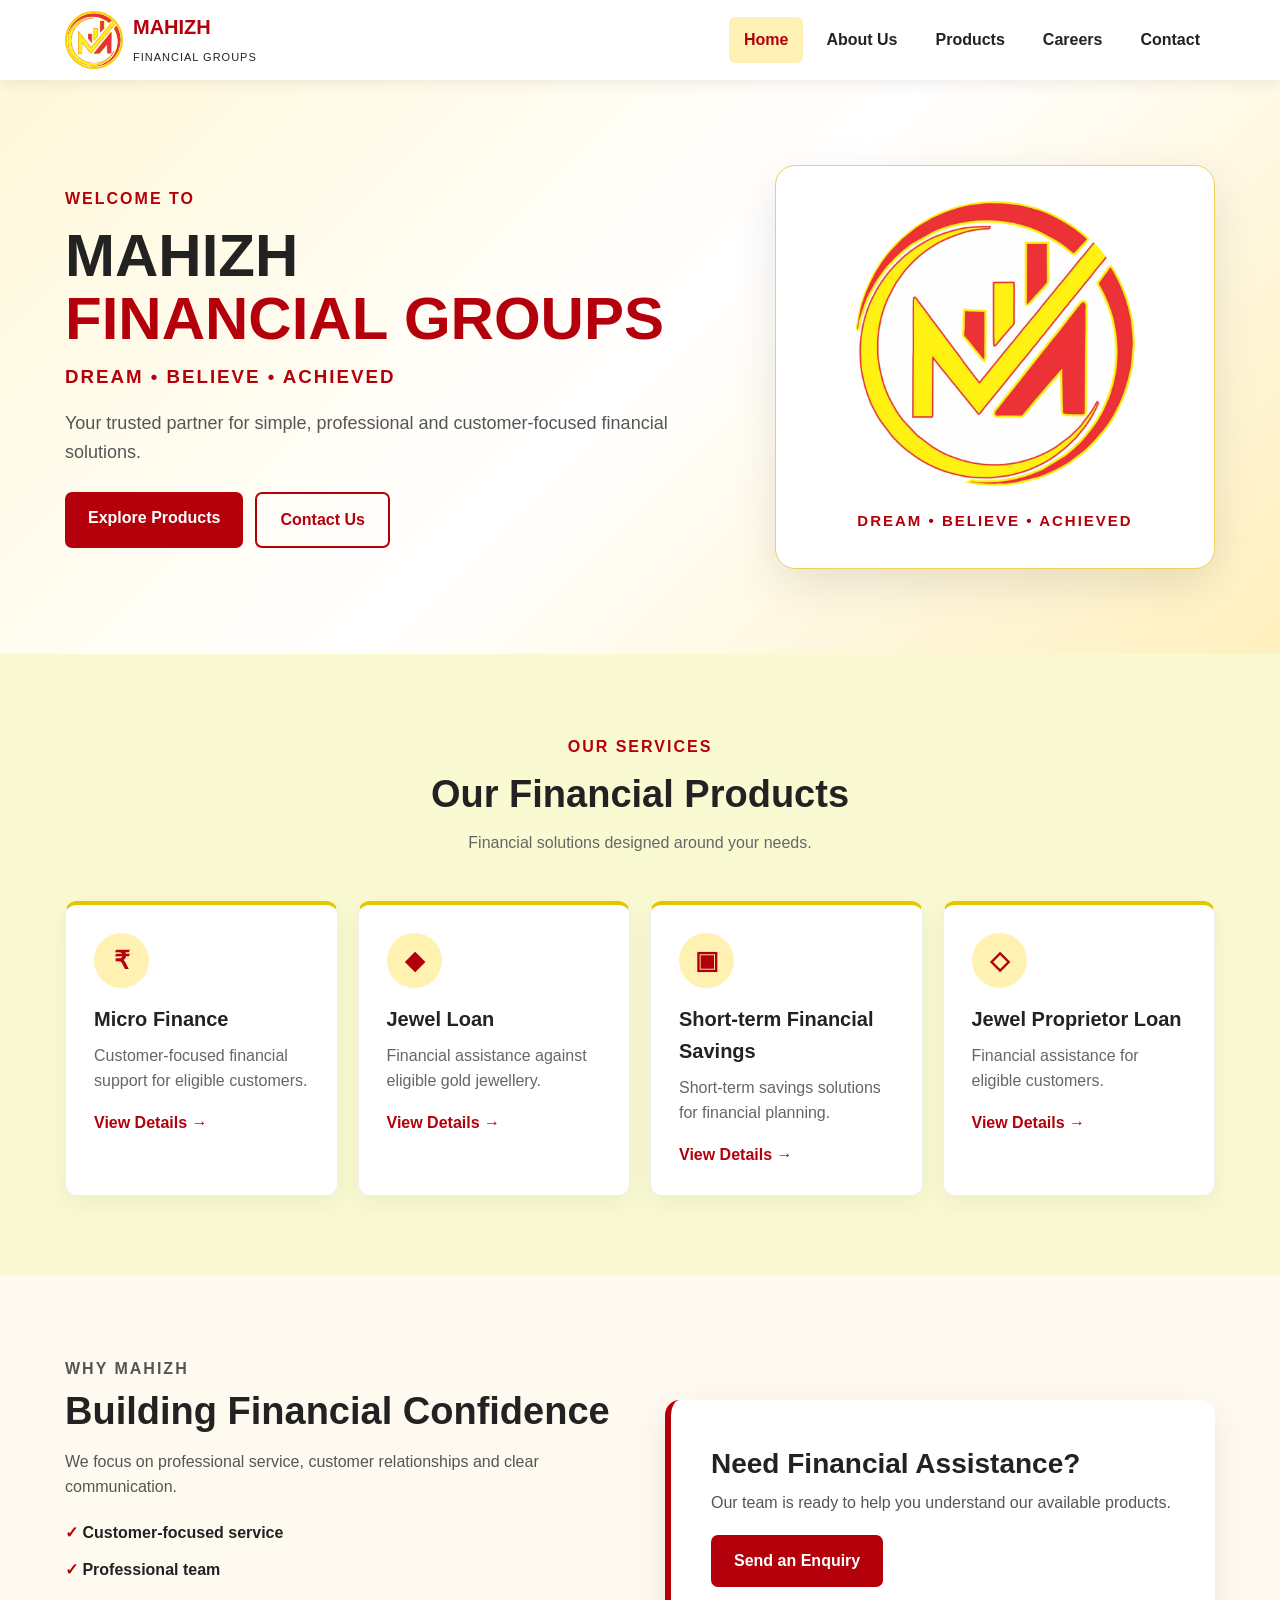
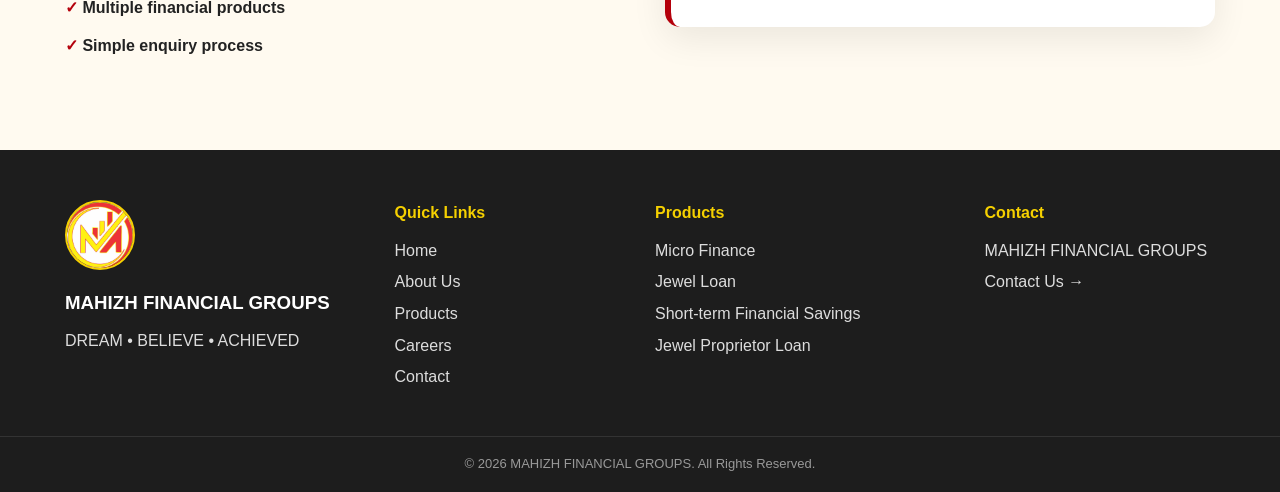
<file: index.html>
<!DOCTYPE html>
<html lang="en">

<head>
    <meta charset="UTF-8">
    <meta name="viewport" content="width=device-width, initial-scale=1.0">

    <title>MAHIZH FINANCIAL GROUPS</title>

    <link rel="stylesheet" href="common.css">
    <link rel="stylesheet" href="home.css">
</head>

<body>

    <!-- ================= HEADER ================= -->

    <header class="header">

        <div class="container navbar">

            <a href="index.html" class="logo-area">

                <img src="images/img.jpeg" alt="Mahizh Financial Groups Logo">

                <div>
                    <h2>MAHIZH</h2>
                    <span>FINANCIAL GROUPS</span>
                </div>

            </a>

            <button id="menuBtn" class="menu-btn">
                ☰
            </button>

            <nav id="navMenu">

                <a class="active" href="index.html">
                    Home
                </a>

                <a href="about.html">
                    About Us
                </a>

                <a href="products.html">
                    Products
                </a>

                <a href="careers.html">
                    Careers
                </a>

                <a href="contact.html">
                    Contact
                </a>

            </nav>

        </div>

    </header>


    <!-- ================= HERO ================= -->

    <section class="hero">

        <div class="container hero-content">

            <div class="hero-text">

                <p class="small-title">
                    WELCOME TO
                </p>

                <h1>
                    MAHIZH
                    <span>FINANCIAL GROUPS</span>
                </h1>

                <h3>
                    DREAM • BELIEVE • ACHIEVED
                </h3>

                <p>
                    Your trusted partner for simple,
                    professional and customer-focused
                    financial solutions.
                </p>

                <div class="hero-buttons">

                    <a href="products.html" class="btn primary">
                        Explore Products
                    </a>

                    <a href="contact.html" class="btn secondary">
                        Contact Us
                    </a>

                </div>

            </div>


            <div class="hero-logo">

                <img
                    src="images/img.jpeg"
                    alt="Mahizh Financial Groups">

                <h3>
                    DREAM • BELIEVE • ACHIEVED
                </h3>

            </div>

        </div>

    </section>


    <!-- ================= PRODUCTS ================= -->

    <section class="section">

        <div class="container">

            <div class="section-title">

                <p>OUR SERVICES</p>

                <h2>
                    Our Financial Products
                </h2>

                <span>
                    Financial solutions designed
                    around your needs.
                </span>

            </div>


            <div class="product-grid">


                <div class="product-card">

                    <div class="product-icon">
                        ₹
                    </div>

                    <h3>
                        Micro Finance
                    </h3>

                    <p>
                        Customer-focused financial
                        support for eligible customers.
                    </p>

                    <a href="products.html">
                        View Details →
                    </a>

                </div>


                <div class="product-card">

                    <div class="product-icon">
                        ◆
                    </div>

                    <h3>
                        Jewel Loan
                    </h3>

                    <p>
                        Financial assistance against
                        eligible gold jewellery.
                    </p>

                    <a href="products.html">
                        View Details →
                    </a>

                </div>


                <div class="product-card">

                    <div class="product-icon">
                        ▣
                    </div>

                    <h3>
                        Short-term Financial Savings
                    </h3>

                    <p>
                        Short-term savings solutions
                        for financial planning.
                    </p>

                    <a href="products.html">
                        View Details →
                    </a>

                </div>


                <div class="product-card">

                    <div class="product-icon">
                        ◇
                    </div>

                    <h3>
                        Jewel Proprietor Loan
                    </h3>

                    <p>
                        Financial assistance for
                        eligible customers.
                    </p>

                    <a href="products.html">
                        View Details →
                    </a>

                </div>

            </div>

        </div>

    </section>


    <!-- ================= WHY US ================= -->

    <section class="why-section">

        <div class="container why-grid">

            <div>

                <p class="small-title">
                    WHY MAHIZH
                </p>

                <h2>
                    Building Financial Confidence
                </h2>

                <p>
                    We focus on professional service,
                    customer relationships and clear
                    communication.
                </p>

                <ul>

                    <li>
                        ✓ Customer-focused service
                    </li>

                    <li>
                        ✓ Professional team
                    </li>

                    <li>
                        ✓ Multiple financial products
                    </li>

                    <li>
                        ✓ Simple enquiry process
                    </li>

                </ul>

            </div>


            <div class="contact-box">

                <h2>
                    Need Financial Assistance?
                </h2>

                <p>
                    Our team is ready to help you
                    understand our available products.
                </p>

                <a href="contact.html"
                   class="btn primary">

                    Send an Enquiry

                </a>

            </div>

        </div>

    </section>

        </div>

    </div>

</section>


    <!-- ================= FOOTER ================= -->

    <footer class="footer">

        <div class="container footer-grid">

            <div>

                <img
                    src="images/img.jpeg"
                    class="footer-logo"
                    alt="Logo">

                <h3>
                    MAHIZH FINANCIAL GROUPS
                </h3>

                <p>
                    DREAM • BELIEVE • ACHIEVED
                </p>

            </div>


            <div>

                <h4>
                    Quick Links
                </h4>

                <a href="index.html">
                    Home
                </a>

                <a href="about.html">
                    About Us
                </a>

                <a href="products.html">
                    Products
                </a>

                <a href="careers.html">
                    Careers
                </a>

                <a href="contact.html">
                    Contact
                </a>

            </div>


            <div>

                <h4>
                    Products
                </h4>

                <a href="products.html">
                    Micro Finance
                </a>

                <a href="products.html">
                    Jewel Loan
                </a>

                <a href="products.html">
                    Short-term Financial Savings
                </a>

                <a href="products.html">
                    Jewel Proprietor Loan
                </a>

            </div>


            <div>

                <h4>
                    Contact
                </h4>

                <p>
                    MAHIZH FINANCIAL GROUPS
                </p>

                <a href="contact.html">
                    Contact Us →
                </a>

            </div>

        </div>


        <div class="copyright">

            © <span id="year"></span>
            MAHIZH FINANCIAL GROUPS.
            All Rights Reserved.

        </div>

    </footer>


    <script src="common.js"></script>

</body>

</html>
</file>
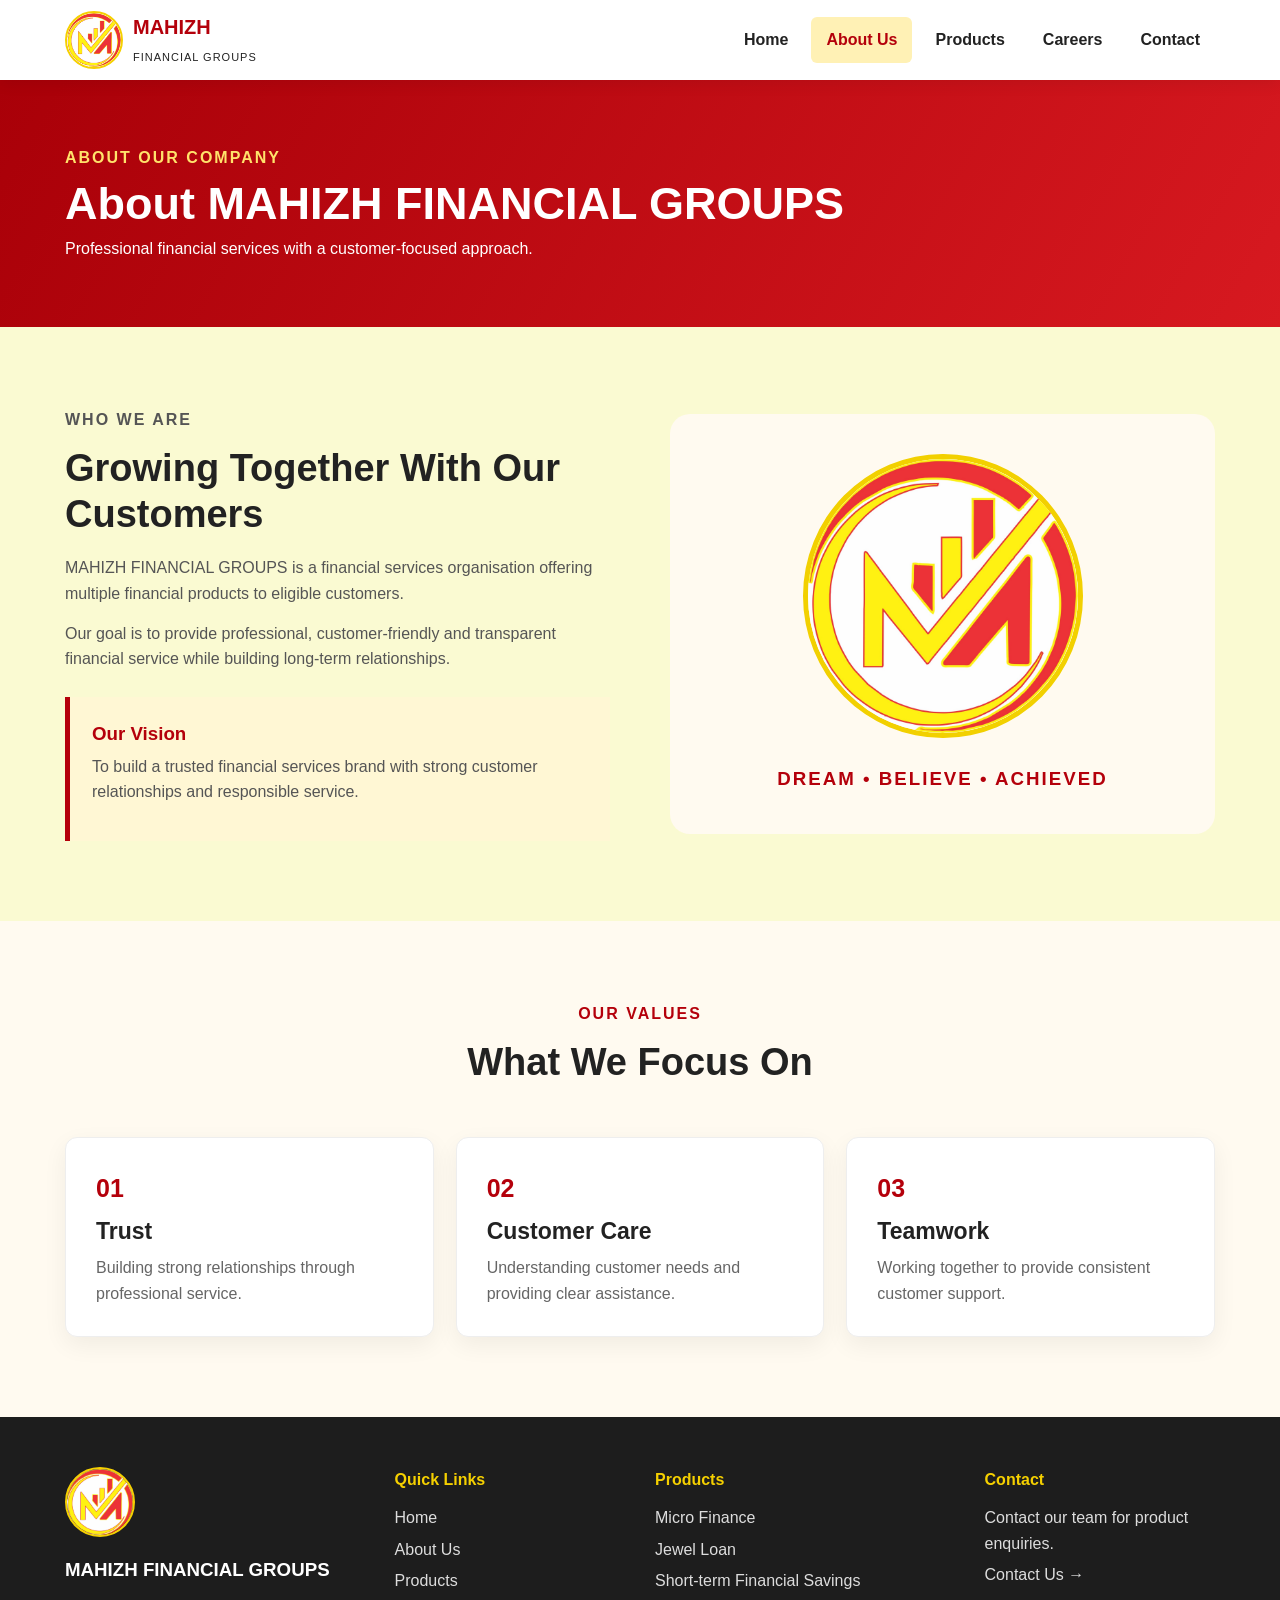
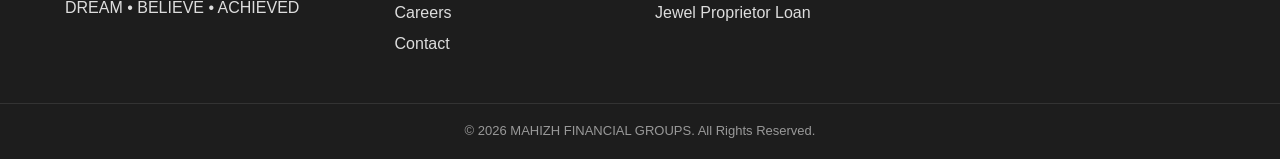
<file: about.html>
<!DOCTYPE html>
<html lang="en">

<head>
    <meta charset="UTF-8">
    <meta name="viewport" content="width=device-width, initial-scale=1.0">

    <title>About Us | MAHIZH FINANCIAL GROUPS</title>

    <link rel="stylesheet" href="common.css">
    <link rel="stylesheet" href="about.css">
</head>

<body>

    <!-- HEADER -->

    <header class="header">

        <div class="container navbar">

            <a href="index.html" class="logo-area">

                <img src="images/img.jpeg" alt="MAHIZH Logo">

                <div>
                    <h2>MAHIZH</h2>
                    <span>FINANCIAL GROUPS</span>
                </div>

            </a>

            <button id="menuBtn" class="menu-btn">
                ☰
            </button>

            <nav id="navMenu">

                <a href="index.html">Home</a>

                <a class="active" href="about.html">
                    About Us
                </a>

                <a href="products.html">
                    Products
                </a>

                <a href="careers.html">
                    Careers
                </a>

                <a href="contact.html">
                    Contact
                </a>

            </nav>

        </div>

    </header>


    <!-- PAGE BANNER -->

    <section class="page-banner">

        <div class="container">

            <p>ABOUT OUR COMPANY</p>

            <h1>
                About MAHIZH FINANCIAL GROUPS
            </h1>

            <span>
                Professional financial services
                with a customer-focused approach.
            </span>

        </div>

    </section>


    <!-- ABOUT -->

    <section class="section">

        <div class="container about-grid">

            <div>

                <p class="small-title">
                    WHO WE ARE
                </p>

                <h2>
                    Growing Together With Our Customers
                </h2>

                <p>
                    MAHIZH FINANCIAL GROUPS is a
                    financial services organisation
                    offering multiple financial
                    products to eligible customers.
                </p>

                <p>
                    Our goal is to provide professional,
                    customer-friendly and transparent
                    financial service while building
                    long-term relationships.
                </p>

                <div class="vision">

                    <h3>
                        Our Vision
                    </h3>

                    <p>
                        To build a trusted financial
                        services brand with strong
                        customer relationships and
                        responsible service.
                    </p>

                </div>

            </div>


            <div class="about-logo">

                <img
                    src="images/img.jpeg"
                    alt="MAHIZH FINANCIAL GROUPS">

                <h3>
                    DREAM • BELIEVE • ACHIEVED
                </h3>

            </div>

        </div>

    </section>


    <!-- VALUES -->

    <section class="values-section">

        <div class="container">

            <div class="section-title">

                <p>OUR VALUES</p>

                <h2>
                    What We Focus On
                </h2>

            </div>


            <div class="value-grid">

                <div class="value-card">

                    <span>01</span>

                    <h3>
                        Trust
                    </h3>

                    <p>
                        Building strong relationships
                        through professional service.
                    </p>

                </div>


                <div class="value-card">

                    <span>02</span>

                    <h3>
                        Customer Care
                    </h3>

                    <p>
                        Understanding customer needs
                        and providing clear assistance.
                    </p>

                </div>


                <div class="value-card">

                    <span>03</span>

                    <h3>
                        Teamwork
                    </h3>

                    <p>
                        Working together to provide
                        consistent customer support.
                    </p>

                </div>

            </div>

        </div>

    </section>


    <!-- FOOTER -->

    <footer class="footer">

        <div class="container footer-grid">

            <div>

                <img
                    src="images/img.jpeg"
                    class="footer-logo"
                    alt="Logo">

                <h3>
                    MAHIZH FINANCIAL GROUPS
                </h3>

                <p>
                    DREAM • BELIEVE • ACHIEVED
                </p>

            </div>


            <div>

                <h4>Quick Links</h4>

                <a href="index.html">Home</a>

                <a href="about.html">About Us</a>

                <a href="products.html">Products</a>

                <a href="careers.html">Careers</a>

                <a href="contact.html">Contact</a>

            </div>


            <div>

                <h4>Products</h4>

                <a href="products.html">
                    Micro Finance
                </a>

                <a href="products.html">
                    Jewel Loan
                </a>

                <a href="products.html">
                    Short-term Financial Savings
                </a>

                <a href="products.html">
                    Jewel Proprietor Loan
                </a>

            </div>


            <div>

                <h4>Contact</h4>

                <p>
                    Contact our team for
                    product enquiries.
                </p>

                <a href="contact.html">
                    Contact Us →
                </a>

            </div>

        </div>


        <div class="copyright">

            © <span id="year"></span>
            MAHIZH FINANCIAL GROUPS.
            All Rights Reserved.

        </div>

    </footer>


    <script src="common.js"></script>

</body>

</html>
</file>
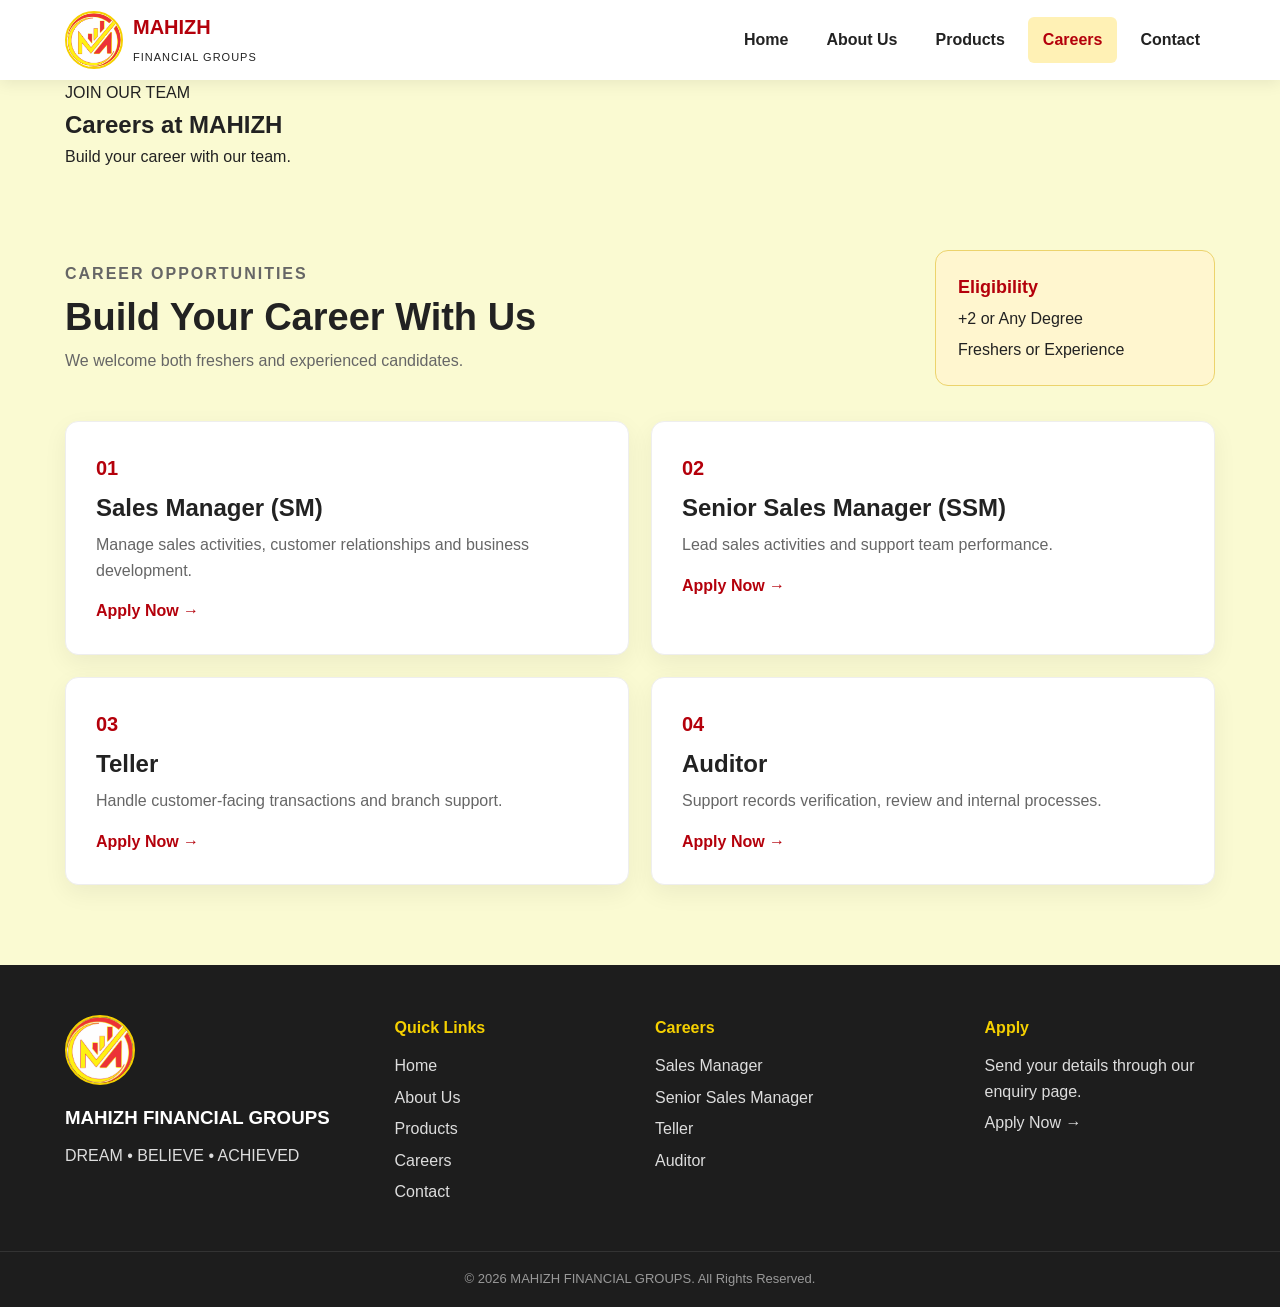
<file: careers.html>
<!DOCTYPE html>
<html lang="en">

<head>

    <meta charset="UTF-8">

    <meta name="viewport"
          content="width=device-width, initial-scale=1.0">

    <title>
        Careers | MAHIZH FINANCIAL GROUPS
    </title>

    <link rel="stylesheet"
          href="common.css">

    <link rel="stylesheet"
          href="careers.css">

</head>

<body>

<header class="header">

    <div class="container navbar">

        <a href="index.html"
           class="logo-area">

            <img src="images/img.jpeg">

            <div>
                <h2>MAHIZH</h2>
                <span>FINANCIAL GROUPS</span>
            </div>

        </a>

        <button id="menuBtn"
                class="menu-btn">
            ☰
        </button>

        <nav id="navMenu">

            <a href="index.html">
                Home
            </a>

            <a href="about.html">
                About Us
            </a>

            <a href="products.html">
                Products
            </a>

            <a class="active"
               href="careers.html">
                Careers
            </a>

            <a href="contact.html">
                Contact
            </a>

        </nav>

    </div>

</header>


<section class="page-banner">

    <div class="container">

        <p>JOIN OUR TEAM</p>

        <h1>
            Careers at MAHIZH
        </h1>

        <span>
            Build your career with our team.
        </span>

    </div>

</section>


<section class="section">

    <div class="container">

        <div class="career-intro">

            <div>

                <p class="small-title">
                    CAREER OPPORTUNITIES
                </p>

                <h2>
                    Build Your Career With Us
                </h2>

                <p>
                    We welcome both freshers and
                    experienced candidates.
                </p>

            </div>


            <div class="eligibility">

                <strong>
                    Eligibility
                </strong>

                <span>
                    +2 or Any Degree
                </span>

                <span>
                    Freshers or Experience
                </span>

            </div>

        </div>


        <div class="jobs">


            <div class="job-card">

                <span>01</span>

                <h3>
                    Sales Manager (SM)
                </h3>

                <p>
                    Manage sales activities,
                    customer relationships and
                    business development.
                </p>

                <a href="contact.html">
                    Apply Now →
                </a>

            </div>


            <div class="job-card">

                <span>02</span>

                <h3>
                    Senior Sales Manager (SSM)
                </h3>

                <p>
                    Lead sales activities and
                    support team performance.
                </p>

                <a href="contact.html">
                    Apply Now →
                </a>

            </div>


            <div class="job-card">

                <span>03</span>

                <h3>
                    Teller
                </h3>

                <p>
                    Handle customer-facing
                    transactions and branch support.
                </p>

                <a href="contact.html">
                    Apply Now →
                </a>

            </div>


            <div class="job-card">

                <span>04</span>

                <h3>
                    Auditor
                </h3>

                <p>
                    Support records verification,
                    review and internal processes.
                </p>

                <a href="contact.html">
                    Apply Now →
                </a>

            </div>


        </div>

    </div>

</section>


<footer class="footer">

    <div class="container footer-grid">

        <div>

            <img src="images/img.jpeg"
                 class="footer-logo">

            <h3>
                MAHIZH FINANCIAL GROUPS
            </h3>

            <p>
                DREAM • BELIEVE • ACHIEVED
            </p>

        </div>

        <div>

            <h4>Quick Links</h4>

            <a href="index.html">Home</a>

            <a href="about.html">About Us</a>

            <a href="products.html">Products</a>

            <a href="careers.html">Careers</a>

            <a href="contact.html">Contact</a>

        </div>

        <div>

            <h4>Careers</h4>

            <a href="careers.html">
                Sales Manager
            </a>

            <a href="careers.html">
                Senior Sales Manager
            </a>

            <a href="careers.html">
                Teller
            </a>

            <a href="careers.html">
                Auditor
            </a>

        </div>

        <div>

            <h4>Apply</h4>

            <p>
                Send your details through
                our enquiry page.
            </p>

            <a href="contact.html">
                Apply Now →
            </a>

        </div>

    </div>


    <div class="copyright">

        © <span id="year"></span>
        MAHIZH FINANCIAL GROUPS.
        All Rights Reserved.

    </div>

</footer>


<script src="common.js"></script>

</body>

</html>
</file>
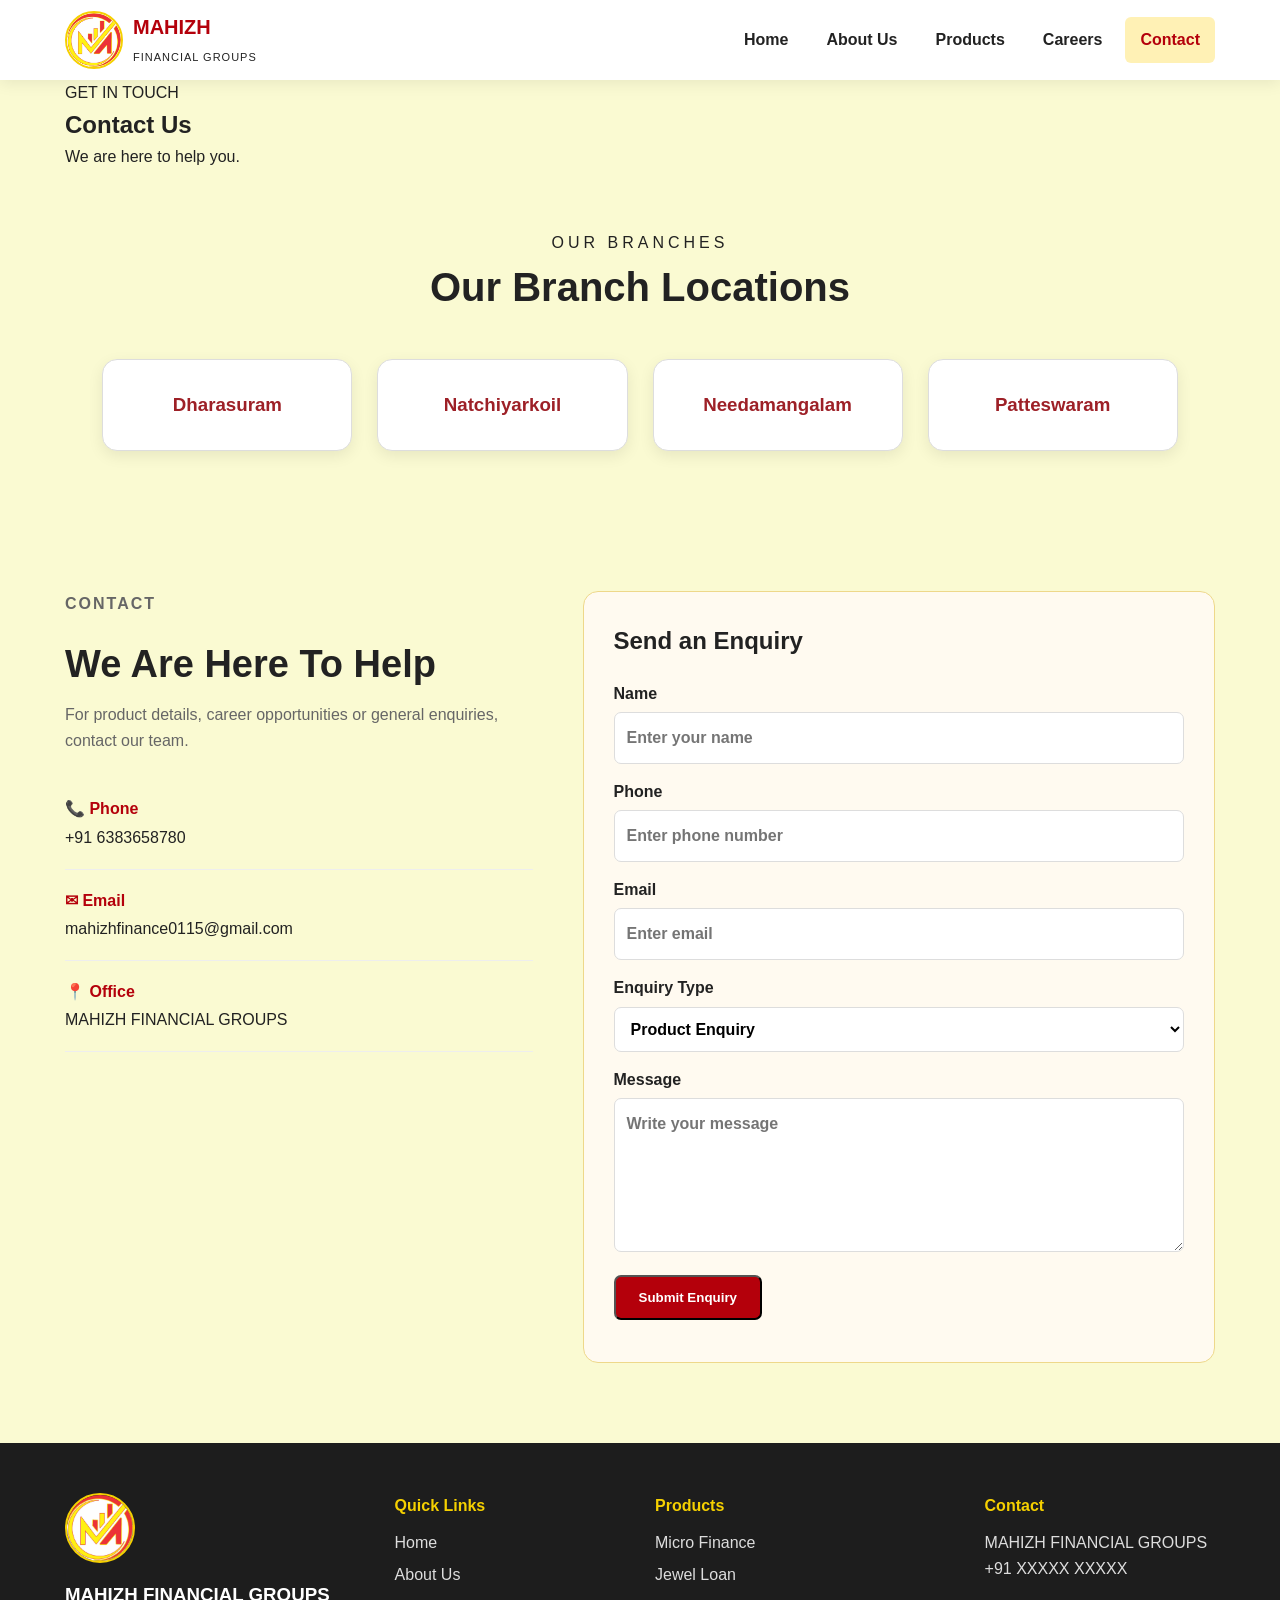
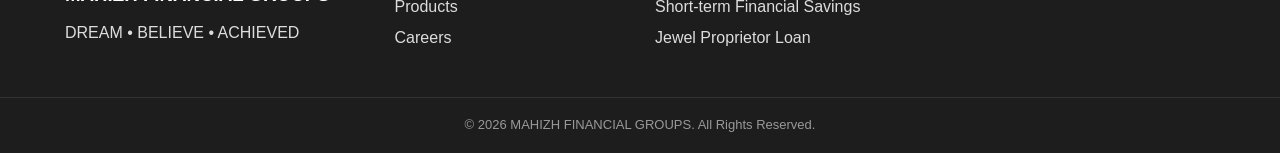
<file: contact.html>
<!DOCTYPE html>
<html lang="en">

<head>

    <meta charset="UTF-8">

    <meta name="viewport"
          content="width=device-width, initial-scale=1.0">

    <title>
        Contact | MAHIZH FINANCIAL GROUPS
    </title>

    <link rel="stylesheet"
          href="common.css">

    <link rel="stylesheet"
          href="contact.css">

</head>

<body>

<header class="header">

    <div class="container navbar">

        <a href="index.html"
           class="logo-area">

            <img src="images/img.jpeg">

            <div>
                <h2>MAHIZH</h2>
                <span>FINANCIAL GROUPS</span>
            </div>

        </a>

        <button id="menuBtn"
                class="menu-btn">
            ☰
        </button>

        <nav id="navMenu">

            <a href="index.html">
                Home
            </a>

            <a href="about.html">
                About Us
            </a>

            <a href="products.html">
                Products
            </a>

            <a href="careers.html">
                Careers
            </a>

            <a class="active"
               href="contact.html">
                Contact
            </a>

        </nav>

    </div>

</header>


<section class="page-banner">

    <div class="container">

        <p>GET IN TOUCH</p>

        <h1>
            Contact Us
        </h1>

        <span>
            We are here to help you.
        </span>

    </div>

</section>

<section class="branches-section">

    <p class="section-subtitle">OUR BRANCHES</p>

    <h2>Our Branch Locations</h2>

    <div class="branches-container">

        <div class="branch-card">
            <h3>Dharasuram</h3>
        </div>

        <div class="branch-card">
            <h3>Natchiyarkoil</h3>
        </div>

        <div class="branch-card">
            <h3>Needamangalam</h3>
        </div>

        <div class="branch-card">
            <h3>Patteswaram</h3>
        </div>

    </div>

</section>


<section class="section">

    <div class="container contact-grid">


        <!-- CONTACT INFORMATION -->

        <div class="contact-info">

            <p class="small-title">
                CONTACT
            </p>

            <h2>
                We Are Here To Help
            </h2>

            <p>
                For product details, career
                opportunities or general enquiries,
                contact our team.
            </p>


            <div class="contact-item">

                <strong>
                    📞 Phone
                </strong>

                <span>
                    +91 6383658780
                </span>

            </div>


            <div class="contact-item">

                <strong>
                    ✉ Email
                </strong>

                <span>
                    mahizhfinance0115@gmail.com
                </span>

            </div>


            <div class="contact-item">

                <strong>
                    📍 Office
                </strong>

                <span>
                    MAHIZH FINANCIAL GROUPS
                </span>

            </div>

        </div>


        <!-- FORM -->

        <form id="contactForm"
              class="contact-form">

            <h2>
                Send an Enquiry
            </h2>


            <label>

                Name

                <input
                    type="text"
                    id="name"
                    placeholder="Enter your name"
                    required>

            </label>


            <label>

                Phone

                <input
                    type="tel"
                    id="phone"
                    placeholder="Enter phone number"
                    required>

            </label>


            <label>

                Email

                <input
                    type="email"
                    id="email"
                    placeholder="Enter email">

            </label>


            <label>

                Enquiry Type

                <select id="enquiryType">

                    <option>
                        Product Enquiry
                    </option>

                    <option>
                        Career Enquiry
                    </option>

                    <option>
                        General Enquiry
                    </option>

                </select>

            </label>


            <label>

                Message

                <textarea
                    id="message"
                    rows="5"
                    placeholder="Write your message"
                    required></textarea>

            </label>


            <button
                type="submit"
                class="btn primary">

                Submit Enquiry

            </button>


            <p id="formMessage"></p>

        </form>

    </div>

</section>


<footer class="footer">

    <div class="container footer-grid">

        <div>

            <img src="images/img.jpeg"
                 class="footer-logo">

            <h3>
                MAHIZH FINANCIAL GROUPS
            </h3>

            <p>
                DREAM • BELIEVE • ACHIEVED
            </p>

        </div>


        <div>

            <h4>Quick Links</h4>

            <a href="index.html">
                Home
            </a>

            <a href="about.html">
                About Us
            </a>

            <a href="products.css">
                Products
            </a>

            <a href="careers.html">
                Careers
            </a>

        </div>


        <div>

            <h4>Products</h4>

            <a href="products.html">
                Micro Finance
            </a>

            <a href="products.html">
                Jewel Loan
            </a>

            <a href="products.html">
                Short-term Financial Savings
            </a>

            <a href="products.html">
                Jewel Proprietor Loan
            </a>

        </div>


        <div>

            <h4>Contact</h4>

            <p>
                MAHIZH FINANCIAL GROUPS
            </p>

            <p>
                +91 XXXXX XXXXX
            </p>

        </div>

    </div>


    <div class="copyright">

        © <span id="year"></span>
        MAHIZH FINANCIAL GROUPS.
        All Rights Reserved.

    </div>

</footer>


<script src="common.js"></script>

<script src="contact.js"></script>

</body>

</html>
</file>
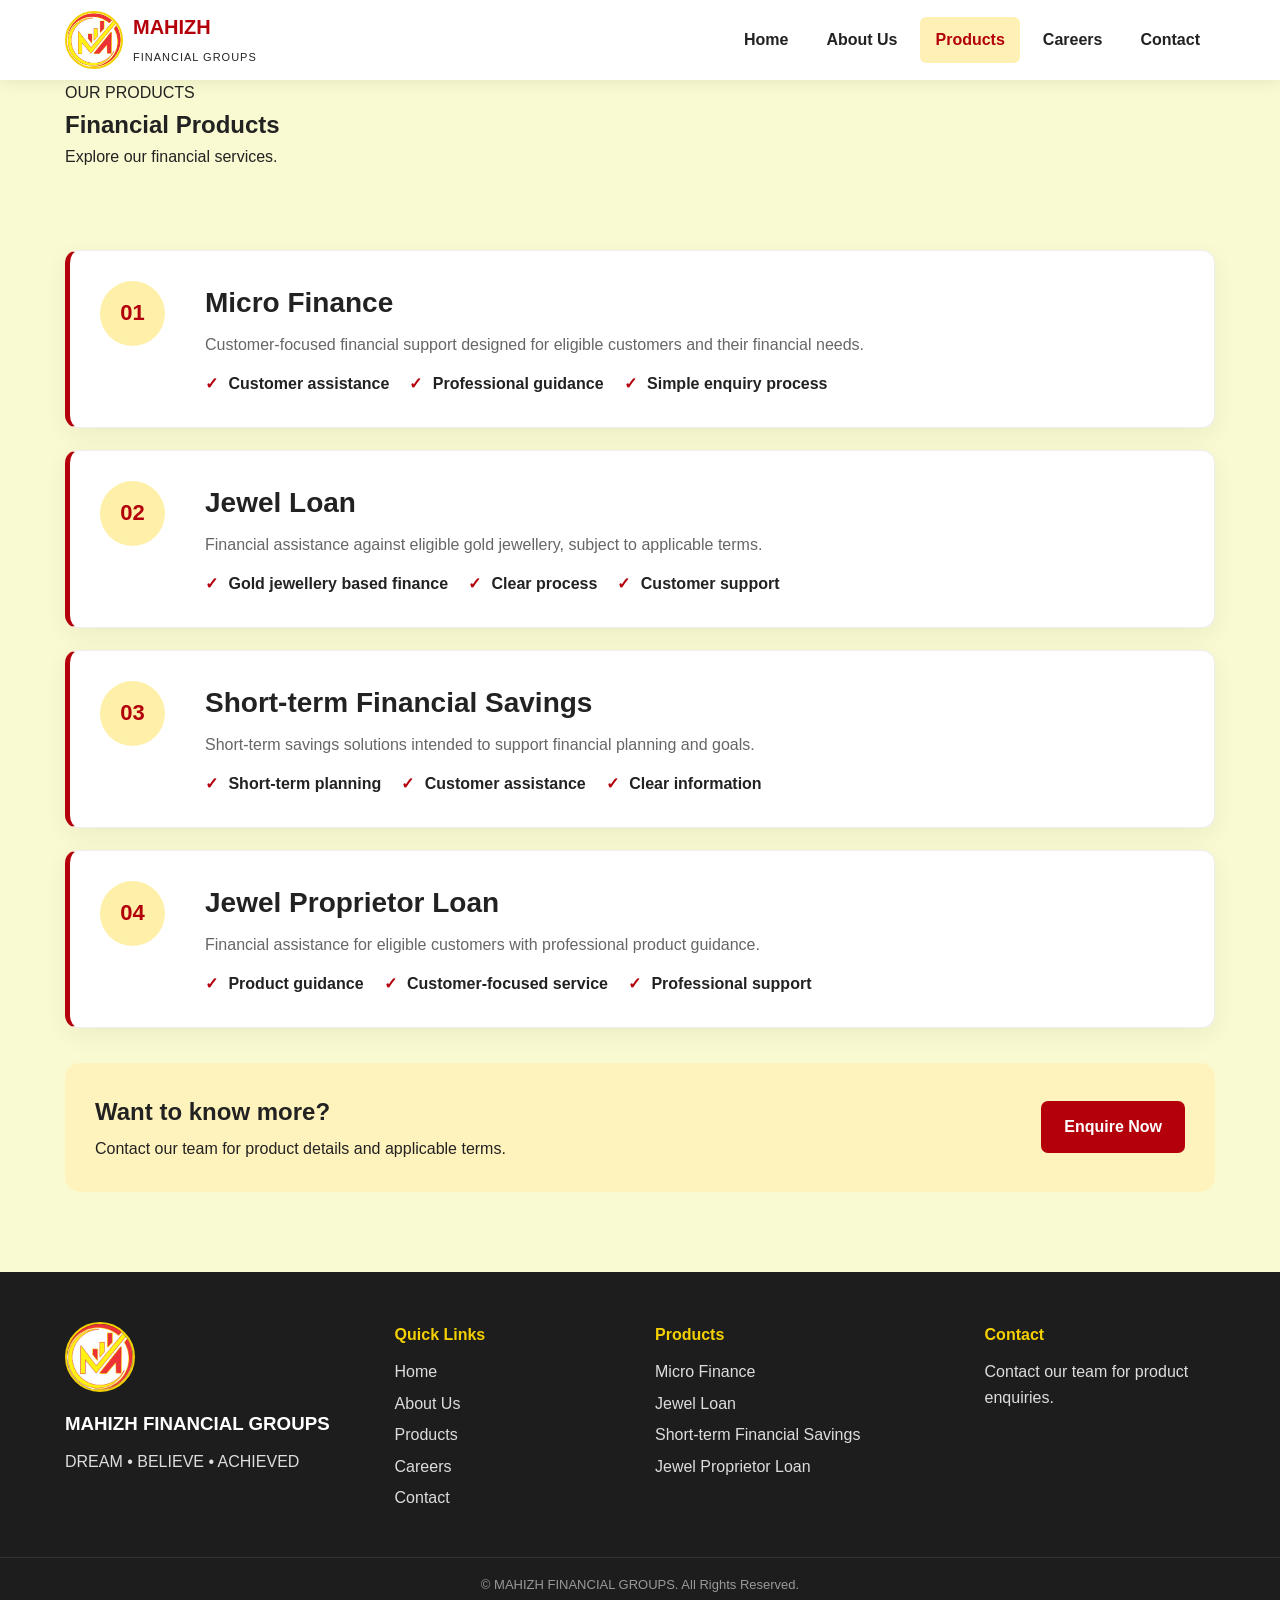
<file: products.html>
<!DOCTYPE html>
<html lang="en">

<head>

    <meta charset="UTF-8">

    <meta name="viewport"
          content="width=device-width, initial-scale=1.0">

    <title>
        Products | MAHIZH FINANCIAL GROUPS
    </title>

    <link rel="stylesheet"
          href="common.css">

    <link rel="stylesheet"
          href="products.css">

</head>

<body>

<header class="header">

    <div class="container navbar">

        <a href="index.html"
           class="logo-area">

            <img src="images/img.jpeg"
                 alt="Logo">

            <div>
                <h2>MAHIZH</h2>
                <span>FINANCIAL GROUPS</span>
            </div>

        </a>

        <button id="menuBtn"
                class="menu-btn">
            ☰
        </button>

        <nav id="navMenu">

            <a href="index.html">
                Home
            </a>

            <a href="about.html">
                About Us
            </a>

            <a class="active"
               href="products.html">
                Products
            </a>

            <a href="careers.html">
                Careers
            </a>

            <a href="contact.html">
                Contact
            </a>

        </nav>

    </div>

</header>


<section class="page-banner">

    <div class="container">

        <p>OUR PRODUCTS</p>

        <h1>
            Financial Products
        </h1>

        <span>
            Explore our financial services.
        </span>

    </div>

</section>


<section class="section">

    <div class="container products-list">


        <!-- PRODUCT 1 -->

        <div class="product-detail">

            <div class="product-number">
                01
            </div>

            <div>

                <h2>
                    Micro Finance
                </h2>

                <p>
                    Customer-focused financial
                    support designed for eligible
                    customers and their financial needs.
                </p>

                <ul>

                    <li>
                        Customer assistance
                    </li>

                    <li>
                        Professional guidance
                    </li>

                    <li>
                        Simple enquiry process
                    </li>

                </ul>

            </div>

        </div>


        <!-- PRODUCT 2 -->

        <div class="product-detail">

            <div class="product-number">
                02
            </div>

            <div>

                <h2>
                    Jewel Loan
                </h2>

                <p>
                    Financial assistance against
                    eligible gold jewellery,
                    subject to applicable terms.
                </p>

                <ul>

                    <li>
                        Gold jewellery based finance
                    </li>

                    <li>
                        Clear process
                    </li>

                    <li>
                        Customer support
                    </li>

                </ul>

            </div>

        </div>


        <!-- PRODUCT 3 -->

        <div class="product-detail">

            <div class="product-number">
                03
            </div>

            <div>

                <h2>
                    Short-term Financial Savings
                </h2>

                <p>
                    Short-term savings solutions
                    intended to support financial
                    planning and goals.
                </p>

                <ul>

                    <li>
                        Short-term planning
                    </li>

                    <li>
                        Customer assistance
                    </li>

                    <li>
                        Clear information
                    </li>

                </ul>

            </div>

        </div>


        <!-- PRODUCT 4 -->

        <div class="product-detail">

            <div class="product-number">
                04
            </div>

            <div>

                <h2>
                    Jewel Proprietor Loan
                </h2>

                <p>
                    Financial assistance for eligible
                    customers with professional
                    product guidance.
                </p>

                <ul>

                    <li>
                        Product guidance
                    </li>

                    <li>
                        Customer-focused service
                    </li>

                    <li>
                        Professional support
                    </li>

                </ul>

            </div>

        </div>

    </div>


    <div class="container enquiry">

        <div>

            <h2>
                Want to know more?
            </h2>

            <p>
                Contact our team for product
                details and applicable terms.
            </p>

        </div>

        <a href="contact.html"
           class="btn primary">

            Enquire Now

        </a>

    </div>

</section>


<footer class="footer">

    <div class="container footer-grid">

        <div>

            <img src="images/img.jpeg"
                 class="footer-logo">

            <h3>
                MAHIZH FINANCIAL GROUPS
            </h3>

            <p>
                DREAM • BELIEVE • ACHIEVED
            </p>

        </div>

        <div>

            <h4>Quick Links</h4>

            <a href="index.html">Home</a>

            <a href="about.html">About Us</a>

            <a href="products.html">Products</a>

            <a href="careers.html">Careers</a>

            <a href="contact.html">Contact</a>

        </div>

        <div>

            <h4>Products</h4>

            <a href="products.html">
                Micro Finance
            </a>

            <a href="products.html">
                Jewel Loan
            </a>

            <a href="products.html">
                Short-term Financial Savings
            </a>

            <a href="products.html">
                Jewel Proprietor Loan
            </a>

        </div>

        <div>

            <h4>Contact</h4>

            <p>
                Contact our team for
                product enquiries.
            </p>

        </div>

    </div>

    <div class="copyright">

        © <span id="year"></span>
        MAHIZH FINANCIAL GROUPS.
        All Rights Reserved.

    </div>

</footer>


<script src="contact.js"></script>

</body>

</html>
</file>
<file: common.css>
* {
    margin: 0;
    padding: 0;
    box-sizing: border-box;
}

html {
    scroll-behavior: smooth;
}

body {
    font-family: Arial, Helvetica, sans-serif;
    color: #222;
    background-color:lightgoldenrodyellow;
    line-height: 1.6;
}

.container {
    width: 92%;
    max-width: 1150px;
    margin: auto;
}


/* HEADER */

.header {
    position: sticky;
    top: 0;
    z-index: 1000;
    background: white;
    box-shadow: 0 3px 15px rgba(0,0,0,0.08);
}

.navbar {
    min-height: 80px;

    display: flex;
    align-items: center;
    justify-content: space-between;
}


/* LOGO */

.logo-area {
    display: flex;
    align-items: center;
    gap: 10px;

    text-decoration: none;
    color: #b4000b;
}

.logo-area img {
    width: 58px;
    height: 58px;

    object-fit: cover;

    border-radius: 50%;

    border: 2px solid #f5d000;
}

.logo-area h2 {
    font-size: 20px;
}

.logo-area span {
    font-size: 11px;
    color: #222;
    letter-spacing: 1px;
}


/* NAVIGATION */

nav {
    display: flex;
    gap: 8px;
}

nav a {
    text-decoration: none;
    color: #222;

    font-weight: bold;

    padding: 10px 15px;

    border-radius: 6px;
}

nav a:hover,
nav a.active {
    background: #fff1b5;
    color: #b4000b;
}


/* MOBILE BUTTON */

.menu-btn {
    display: none;

    background: #b4000b;
    color: white;

    border: none;

    padding: 8px 12px;

    font-size: 22px;

    border-radius: 6px;
}


/* BUTTON */

.btn {
    display: inline-block;

    padding: 13px 23px;

    border-radius: 7px;

    text-decoration: none;

    font-weight: bold;
}

.primary {
    background: #b4000b;
    color: white;
}

.primary:hover {
    background: #8d0008;
}

.secondary {
    border: 2px solid #b4000b;
    color: #b4000b;
}


/* SECTION */

.section {
    padding: 80px 0;
}

.section-title {
    text-align: center;
    margin-bottom: 45px;
}

.section-title p,
.small-title {
    color: #b4000b;
    font-weight: bold;
    letter-spacing: 2px;
}

.section-title h2 {
    font-size: 38px;
    margin: 5px 0;
}

.section-title span {
    color: #666;
}


/* FOOTER */

.footer {
    background: #1d1d1d;
    color: #ddd;

    padding-top: 50px;
}

.footer-grid {
    display: grid;

    grid-template-columns:
        1.3fr
        1fr
        1.3fr
        1fr;

    gap: 30px;

    padding-bottom: 40px;
}

.footer-logo {
    width: 70px;
    height: 70px;

    object-fit: cover;

    border-radius: 50%;

    border: 2px solid #f5d000;
}

.footer h3 {
    color: white;
    margin: 10px 0;
}

.footer h4 {
    color: #f5d000;
    margin-bottom: 12px;
}

.footer a {
    display: block;

    text-decoration: none;

    color: #ddd;

    margin: 6px 0;
}

.footer a:hover {
    color: #f5d000;
}

.copyright {
    border-top: 1px solid #333;

    text-align: center;

    padding: 17px;

    color: #999;

    font-size: 13px;
}


/* MOBILE */

@media(max-width: 800px) {

    .menu-btn {
        display: block;
    }

    nav {
        display: none;

        position: absolute;

        top: 80px;
        left: 0;

        width: 100%;

        background: white;

        flex-direction: column;

        padding: 15px;
    }

    nav.show {
        display: flex;
    }

    nav a {
        width: 100%;
    }

    .footer-grid {
        grid-template-columns: 1fr 1fr;
    }
}


@media(max-width: 550px) {

    .footer-grid {
        grid-template-columns: 1fr;
    }

    .logo-area h2 {
        font-size: 16px;
    }

    .logo-area span {
        font-size: 9px;
    }

}
</file>
<file: home.css>
/* HERO */

.hero {
    background:
        linear-gradient(
            135deg,
            #fff8d9,
            #ffffff,
            #fff0bd
        );

    padding: 85px 0;
}

.hero-content {
    display: grid;

    grid-template-columns:
        1.2fr
        .8fr;

    align-items: center;

    gap: 50px;
}

.hero-text h1 {
    font-size: 60px;

    line-height: 1.05;

    margin: 12px 0;
}

.hero-text h1 span {
    display: block;

    color: #b4000b;
}

.hero-text h3 {
    color: #b4000b;

    letter-spacing: 2px;

    margin-bottom: 18px;
}

.hero-text > p:not(.small-title) {
    font-size: 18px;

    color: #555;

    max-width: 650px;
}

.hero-buttons {
    display: flex;

    gap: 12px;

    margin-top: 25px;
}


/* HERO LOGO */

.hero-logo {
    background: white;

    border-radius: 20px;

    padding: 35px;

    text-align: center;

    box-shadow:
        0 15px 45px rgba(0,0,0,0.10);

    border: 1px solid #efd15b;
}

.hero-logo img {
    width: 280px;
    max-width: 90%;

    border-radius: 50%;
}

.hero-logo h3 {
    color: #b4000b;

    font-size: 15px;

    letter-spacing: 2px;

    margin-top: 15px;
}


/* PRODUCTS */

.product-grid {
    display: grid;

    grid-template-columns:
        repeat(4, 1fr);

    gap: 20px;
}

.product-card {
    padding: 28px;

    border: 1px solid #eee;

    border-top: 4px solid #e5c400;

    border-radius: 12px;

    box-shadow:
        0 8px 25px rgba(0,0,0,0.06);

    background: white;
}

.product-icon {
    width: 55px;
    height: 55px;

    display: grid;
    place-items: center;

    border-radius: 50%;

    background: #fff1b2;

    color: #b4000b;

    font-size: 25px;

    font-weight: bold;

    margin-bottom: 15px;
}

.product-card h3 {
    font-size: 20px;
}

.product-card p {
    color: #666;

    margin: 8px 0 16px;
}

.product-card a {
    color: #b4000b;

    text-decoration: none;

    font-weight: bold;
}


/* WHY SECTION */

.why-section {
    background: #fffaf0;

    padding: 80px 0;
}

.why-grid {
    display: grid;

    grid-template-columns:
        1fr
        1fr;

    gap: 50px;

    align-items: center;
}

.why-grid h2 {
    font-size: 38px;

    line-height: 1.15;

    margin: 8px 0 15px;
}

.why-grid p {
    color: #555;
}

.why-grid ul {
    list-style: none;

    margin-top: 20px;
}

.why-grid li {
    margin: 12px 0;

    font-weight: bold;
}

.why-grid li::first-letter {
    color: #b4000b;
}

.contact-box {
    background: white;

    padding: 40px;

    border-left: 6px solid #b4000b;

    border-radius: 15px;

    box-shadow:
        0 12px 35px rgba(0,0,0,0.08);
}

.contact-box h2 {
    font-size: 28px;

    margin-bottom: 10px;
}

.contact-box p {
    margin-bottom: 20px;
}


/* RESPONSIVE */

@media(max-width: 850px) {

    .hero-content,
    .why-grid {
        grid-template-columns: 1fr;
    }

    .hero-text h1 {
        font-size: 45px;
    }

    .product-grid {
        grid-template-columns:
            1fr 1fr;
    }

    .hero-logo {
        max-width: 400px;

        margin: auto;
    }
}


@media(max-width: 550px) {

    .product-grid {
        grid-template-columns: 1fr;
    }

    .hero {
        padding: 55px 0;
    }

    .hero-text h1 {
        font-size: 38px;
    }

    .hero-buttons {
        flex-direction: column;
    }

    .btn {
        text-align: center;
    }
}
</file>
<file: about.css>
.page-banner {
    background: linear-gradient(
        120deg,
        #a90008,
        #d71920
    );

    color: white;

    padding: 65px 0;
}

.page-banner p {
    color: #ffe36b;

    font-weight: bold;

    letter-spacing: 2px;
}

.page-banner h1 {
    font-size: 45px;

    line-height: 1.1;

    margin: 8px 0;
}

.about-grid {
    display: grid;

    grid-template-columns:
        1fr
        1fr;

    gap: 60px;

    align-items: center;
}

.about-grid h2 {
    font-size: 38px;

    line-height: 1.2;

    margin: 10px 0 18px;
}

.about-grid p {
    color: #555;

    margin-bottom: 14px;
}

.vision {
    margin-top: 25px;

    padding: 22px;

    background: #fff7d4;

    border-left: 5px solid #b4000b;
}

.vision h3 {
    color: #b4000b;

    margin-bottom: 5px;
}

.about-logo {
    text-align: center;

    background: #fffaf0;

    padding: 40px;

    border-radius: 20px;
}

.about-logo img {
    width: 280px;

    max-width: 85%;

    border-radius: 50%;

    border: 5px solid #f2d000;
}

.about-logo h3 {
    color: #b4000b;

    margin-top: 18px;

    letter-spacing: 2px;
}

.values-section {
    background: #fffaf0;

    padding: 80px 0;
}

.value-grid {
    display: grid;

    grid-template-columns:
        repeat(3, 1fr);

    gap: 22px;
}

.value-card {
    background: white;

    padding: 30px;

    border-radius: 12px;

    border: 1px solid #eee;

    box-shadow:
        0 8px 25px rgba(0,0,0,0.06);
}

.value-card span {
    color: #b4000b;

    font-size: 25px;

    font-weight: bold;
}

.value-card h3 {
    font-size: 23px;

    margin: 5px 0;
}

.value-card p {
    color: #666;
}


@media(max-width:750px) {

    .about-grid {
        grid-template-columns: 1fr;
    }

    .value-grid {
        grid-template-columns: 1fr;
    }

    .page-banner h1 {
        font-size: 35px;
    }

}
</file>
<file: careers.css>
.career-intro {
    display: flex;

    justify-content: space-between;

    align-items: center;

    gap: 30px;

    margin-bottom: 35px;
}

.career-intro h2 {
    font-size: 38px;

    line-height: 1.2;

    margin: 8px 0;
}

.career-intro p {
    color: #666;
}

.eligibility {
    min-width: 280px;

    background: #fff6cf;

    border: 1px solid #ecd36c;

    padding: 22px;

    border-radius: 13px;

    display: grid;

    gap: 5px;
}

.eligibility strong {
    color: #b4000b;

    font-size: 18px;
}

.jobs {
    display: grid;

    grid-template-columns:
        1fr
        1fr;

    gap: 22px;
}

.job-card {
    padding: 30px;

    background: white;

    border-radius: 13px;

    border: 1px solid #eee;

    box-shadow:
        0 8px 25px rgba(0,0,0,0.06);
}

.job-card > span {
    color: #b4000b;

    font-size: 20px;

    font-weight: bold;
}

.job-card h3 {
    font-size: 24px;

    margin: 5px 0;
}

.job-card p {
    color: #666;

    margin-bottom: 15px;
}

.job-card a {
    color: #b4000b;

    text-decoration: none;

    font-weight: bold;
}


@media(max-width:700px) {

    .career-intro {
        display: grid;

        grid-template-columns: 1fr;
    }

    .jobs {
        grid-template-columns: 1fr;
    }

}
</file>
<file: contact.css>
.contact-grid {
    display: grid;

    grid-template-columns:
        .85fr
        1.15fr;

    gap: 50px;

    align-items: start;
}

.contact-info h2 {
    font-size: 38px;

    line-height: 1.2;

    margin: 8px 0 15px;
}

.contact-info > p {
    color: #666;

    margin-bottom: 25px;
}

.contact-item {
    padding: 18px 0;

    border-bottom: 1px solid #eee;

    display: grid;

    gap: 3px;
}

.contact-item strong {
    color: #b4000b;
}

.contact-form {
    background: #fffaf0;

    border: 1px solid #eed88a;

    border-radius: 15px;

    padding: 30px;
}

.contact-form h2 {
    margin-bottom: 20px;
}

.contact-form label {
    display: block;

    font-weight: bold;

    margin-bottom: 15px;
}

.contact-form input,
.contact-form select,
.contact-form textarea {

    width: 100%;

    padding: 12px;

    margin-top: 6px;

    border: 1px solid #ddd;

    border-radius: 7px;

    font: inherit;

    background: white;
}

.contact-form input:focus,
.contact-form select:focus,
.contact-form textarea:focus {

    outline: 2px solid #f0d56b;

    border-color: #b4000b;
}

#formMessage {
    color: green;

    font-weight: bold;

    margin-top: 12px;
}


@media(max-width:750px) {

    .contact-grid {
        grid-template-columns: 1fr;
    }

}
.branches-section {
    padding: 60px 8%;
    text-align: center;
}

.section-subtitle {
    letter-spacing: 4px;
    font-size: 16px;
}

.branches-section h2 {
    font-size: 40px;
    margin-bottom: 40px;
}

.branches-container {
    display: grid;
    grid-template-columns: repeat(4, 1fr);
    gap: 25px;
}

.branch-card {
    padding: 30px 20px;
    border: 1px solid #ddd;
    border-radius: 15px;
    background: white;
    box-shadow: 0 5px 15px rgba(0,0,0,0.08);
}

.branch-card h3 {
    color: #9d2027;
}

@media (max-width: 900px) {
    .branches-container {
        grid-template-columns: repeat(2, 1fr);
    }
}

@media (max-width: 600px) {
    .branches-container {
        grid-template-columns: 1fr;
    }
}
</file>
<file: products.css>
.products-list {
    display: grid;

    gap: 22px;
}

.product-detail {
    display: grid;

    grid-template-columns: 80px 1fr;

    gap: 25px;

    padding: 30px;

    border-radius: 13px;

    background: white;

    border: 1px solid #eee;

    border-left: 5px solid #b4000b;

    box-shadow:
        0 8px 25px rgba(0,0,0,0.06);
}

.product-number {
    width: 65px;
    height: 65px;

    display: grid;

    place-items: center;

    border-radius: 50%;

    background: #fff0a9;

    color: #b4000b;

    font-size: 22px;

    font-weight: bold;
}

.product-detail h2 {
    font-size: 28px;

    margin-bottom: 7px;
}

.product-detail p {
    color: #666;
}

.product-detail ul {
    display: flex;

    flex-wrap: wrap;

    gap: 20px;

    list-style: none;

    margin-top: 13px;
}

.product-detail li {
    font-weight: bold;
}

.product-detail li::before {
    content: "✓";

    color: #b4000b;

    margin-right: 6px;
}

.enquiry {
    margin-top: 35px;

    padding: 30px;

    background: #fff3bd;

    border-radius: 15px;

    display: flex;

    align-items: center;

    justify-content: space-between;

    gap: 20px;
}

.enquiry h2 {
    margin-bottom: 5px;
}


@media(max-width:600px) {

    .product-detail {
        grid-template-columns: 1fr;
    }

    .enquiry {
        flex-direction: column;

        align-items: flex-start;
    }

}
</file>
